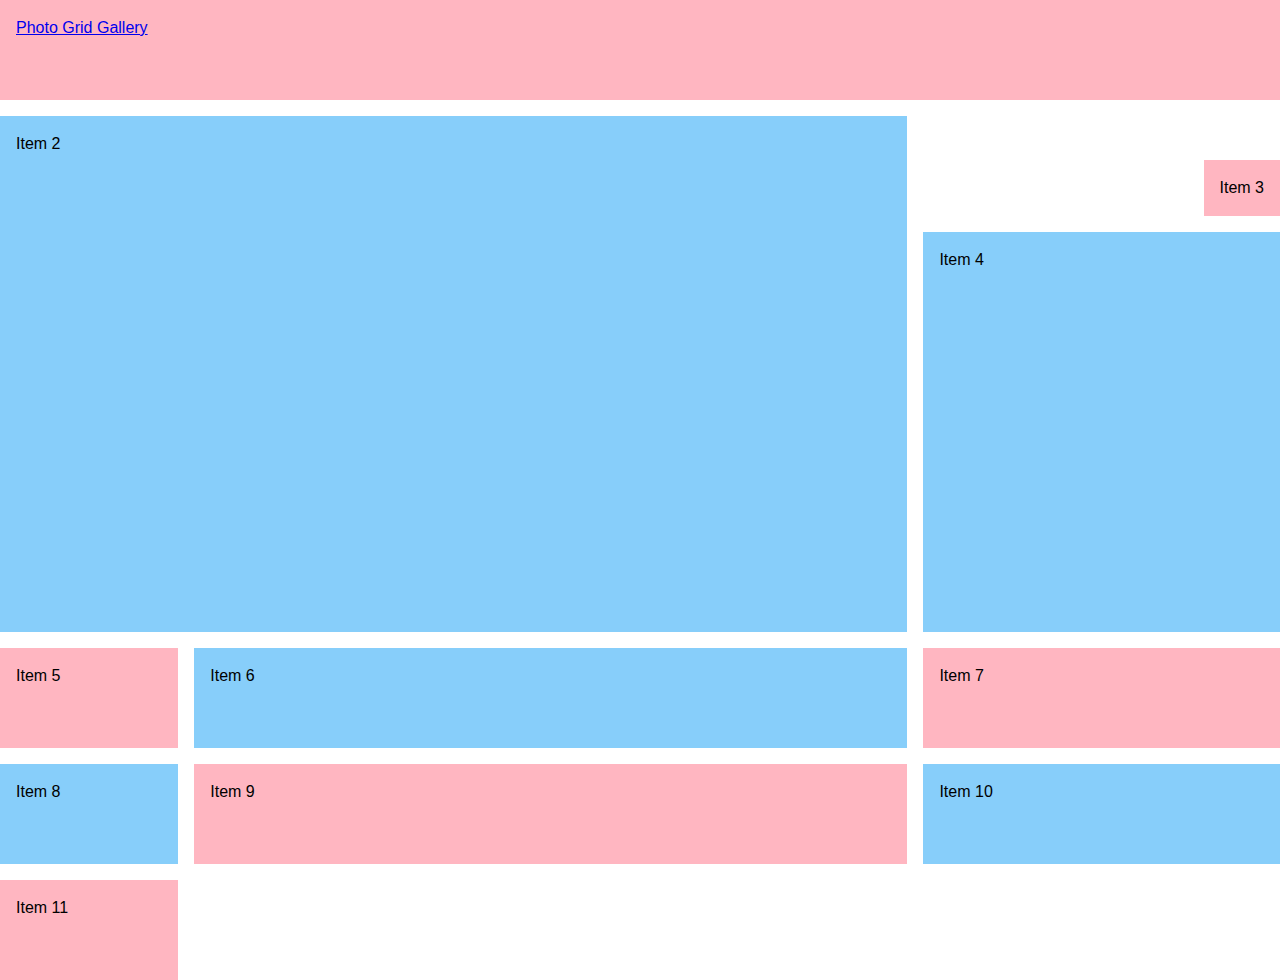
<file: index.html>
<!DOCTYPE html>
<html lang="en">
  <head>
    <meta charset="UTF-8" />
    <meta name="viewport" content="width=device-width, initial-scale=1.0" />
    <link rel="stylesheet" href="css/styles.css" />
    <title>CSS Grid</title>
  </head>
  <body>
    <div class="grid-container">
      <div class="grid-item Item1">
        <a href="gallery.html">Photo Grid Gallery</a>
      </div>
      <div class="grid-item Item2">Item 2</div>
      <div class="grid-item Item3">Item 3</div>
      <div class="grid-item Item4">Item 4</div>
      <div class="grid-item Item5">Item 5</div>
      <div class="grid-item Item6">Item 6</div>
      <div class="grid-item Item7">Item 7</div>
      <div class="grid-item Item8">Item 8</div>
      <div class="grid-item Item9">Item 9</div>
      <div class="grid-item Item10">Item 10</div>
      <div class="grid-item Item11">Item 11</div>
    </div>
  </body>
</html>
</file>
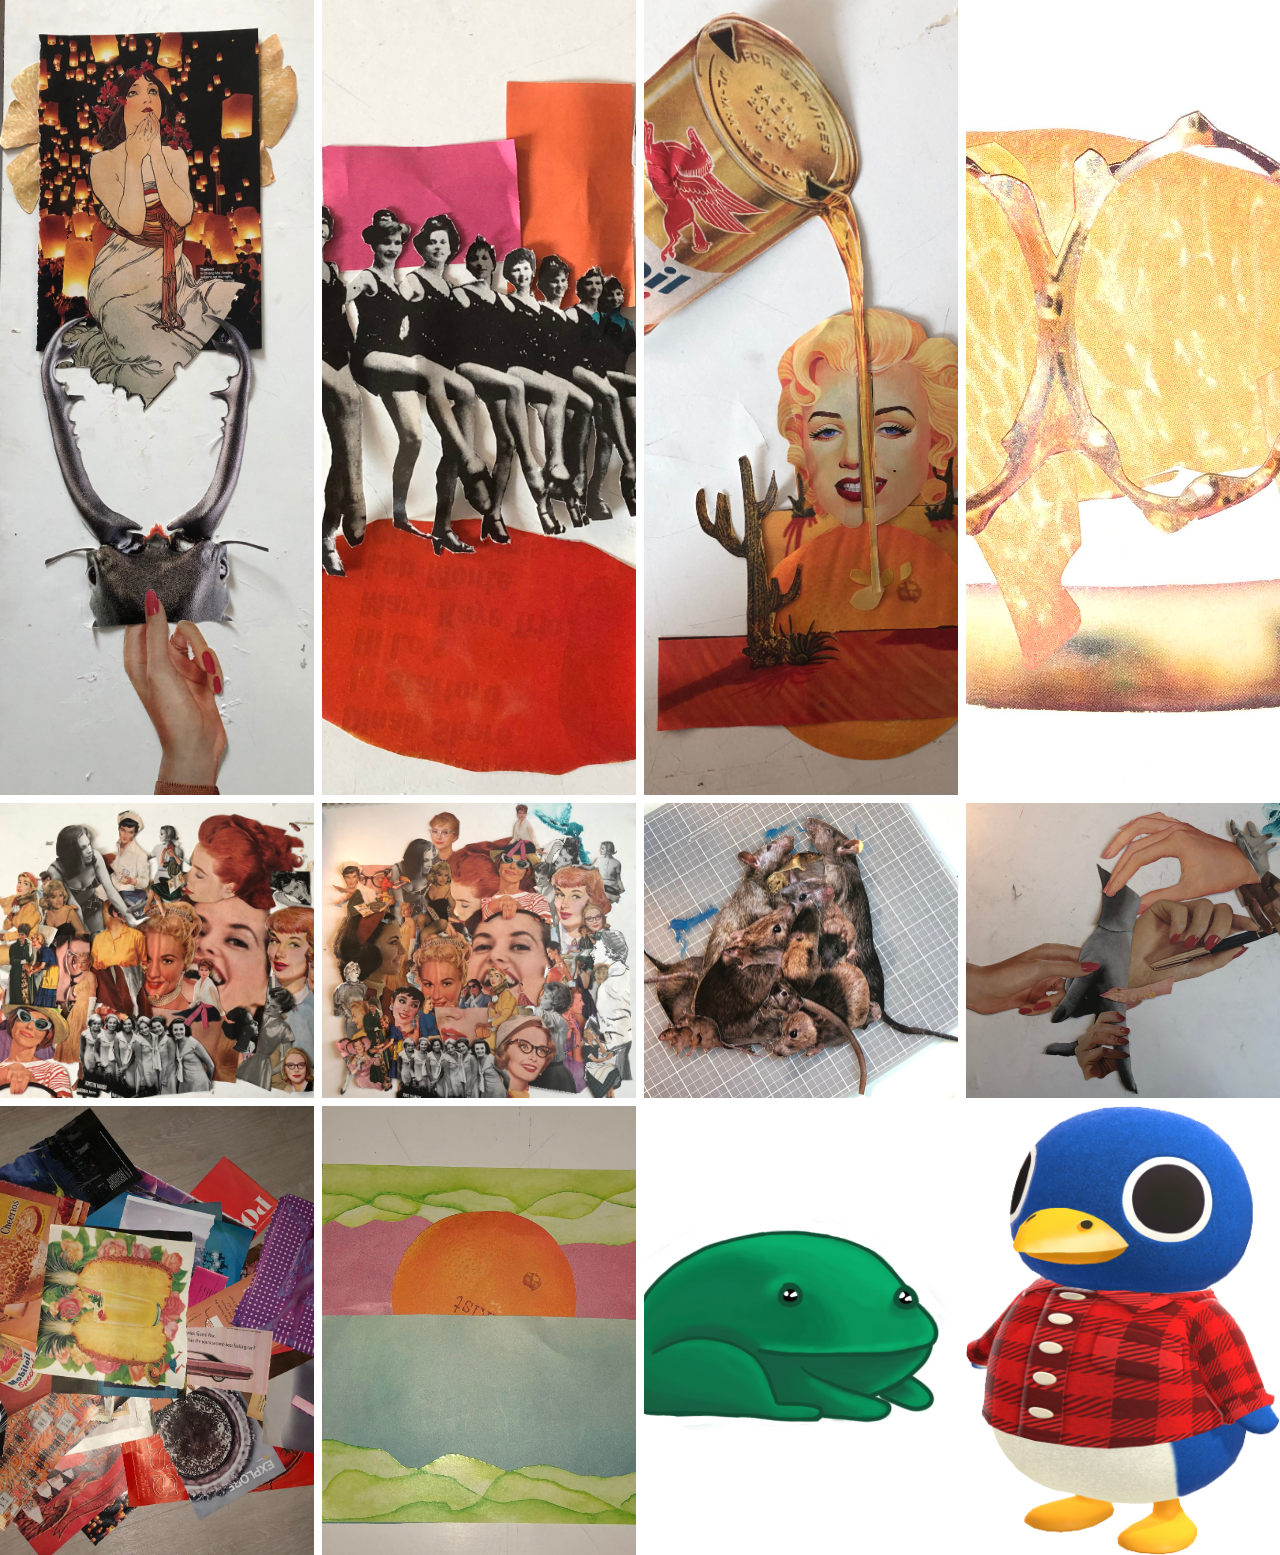
<file: gallery.html>
<!DOCTYPE html>
<html lang="en">
  <head>
    <meta charset="UTF-8" />
    <meta name="viewport" content="width=device-width, initial-scale=1.0" />
    <link rel="stylesheet" href="css/styles.css" />
    <title>Gallery</title>
  </head>
  <body>
    <div class="gallery-grid">
      <img
        src="img/20200826 Schulien Amanda EC1.jpg"
        alt="collage"
        class="gallery-img"
      />
      <img
        src="img/20200826 Schulien Amanda EC2.jpg"
        alt="collage"
        class="gallery-img"
      />
      <img
        src="img/20200826 Schulien Amanda EC3.jpg"
        alt="collage"
        class="gallery-img"
      />
      <img
        src="img/20200826 Schulien Amanda EC4.jpg"
        alt="collage"
        class="gallery-img"
      />
      <img
        src="img/20200826 Schulien Amanda EC5.jpg"
        alt="collage"
        class="gallery-img"
      />
      <img
        src="img/20200826 Schulien Amanda EC6.jpg"
        alt="collage"
        class="gallery-img"
      />
      <img
        src="img/20200826 Schulien Amanda EC7.jpg"
        alt="collage"
        class="gallery-img"
      />
      <img
        src="img/20200826 Schulien Amanda EC8.jpg"
        alt="collage"
        class="gallery-img"
      />
      <img
        src="img/20200826 Schulien Amanda EC9.jpg"
        alt="collage"
        class="gallery-img"
      />
      <img
        src="img/20200826 Schulien Amanda EC10.jpg"
        alt="collage"
        class="gallery-img"
      />
      <img src="img/frog.jpg" alt="collage" class="gallery-img" />
      <img src="img/Roald_NewHorizon.png" alt="collage" class="gallery-img" />
    </div>
  </body>
</html>
</file>
<file: css/styles.css>
html {
  font-size: 100%;
  line-height: 1.5rem;
  box-sizing: border-box;
  font-family: Arial, Helvetica, sans-serif;
  height: 100%;
}

body {
  margin: 0 auto;
  padding: 0;
  height: 100%;
  max-width: 1400px;
}

*,
*::before,
*::after {
  box-sizing: inherit;
}

img {
  width: 100%;
  height: auto;
  display: block;
}

.grid-container > div {
  padding: 1rem;
  background-color: lightskyblue;
}

.grid-container > div:nth-child(odd) {
  background-color: lightpink;
}

.grid-container {
  display: grid;
  grid-template-columns: 1fr 1fr 1fr;
  grid-template-columns: repeat(9, 1fr);
  grid-template-columns: 1fr 4fr 2fr;

  grid-template-rows: minmax(100px, auto) minmax(100px, auto) minmax(
      400px,
      auto
    );
  grid-auto-rows: minmax(100px, auto);
  grid-gap: 1rem;
  height: 100%;
}

.Item1 {
  grid-column-start: 1;
  grid-column-end: -1;
}

.Item2 {
  grid-column-start: 1;
  grid-column-end: 3;
  grid-row-start: 2;
  grid-row-end: 4;
}

.Item3 {
  align-self: end;
  justify-self: end;
}

.gallery-grid {
  display: grid;
  grid-template-columns: 1fr 1fr 1fr;
  height: 100%;
  grid-template-columns: repeat(3, 1fr);
  grid-template-columns: repeat(auto-fit, minmax(300px, 1fr));
  grid-gap: 0.5rem;
}

.gallery-img {
  height: 100%;
  object-fit: cover;
}
</file>
